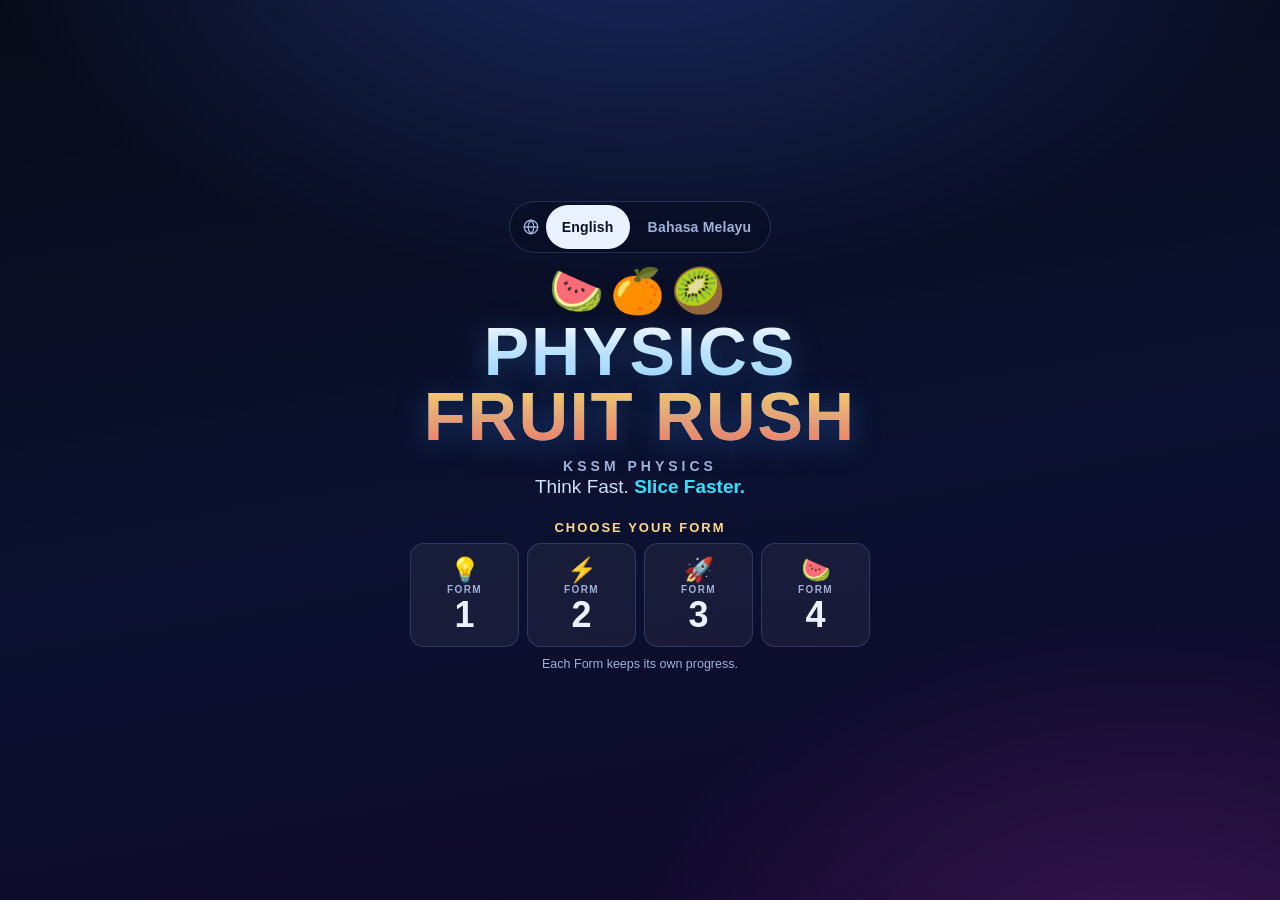
<file: index.html>
<!DOCTYPE html>
<!-- translate="no": the game ships its own Bahasa Melayu. A browser's
     machine translation would re-translate physics terms that are already
     correct - and "Air" (BM for water) would come back as "Udara". -->
<html lang="en" translate="no">
<head>
<meta charset="utf-8">
<meta name="viewport" content="width=device-width, initial-scale=1, maximum-scale=1, user-scalable=no, viewport-fit=cover">
<meta name="google" content="notranslate">
<meta name="description" content="Physics Fruit Rush - a fast arcade recall game for Malaysian KSSM Physics, Forms 1 to 4, in English and Bahasa Melayu.">
<meta name="theme-color" content="#0a1024">
<title>Physics Fruit Rush</title>
<link rel="stylesheet" href="style.css?v=7.0">
<link rel="icon" href="data:image/svg+xml,%3Csvg xmlns='http://www.w3.org/2000/svg' viewBox='0 0 100 100'%3E%3Ctext y='.9em' font-size='90'%3E%F0%9F%8D%89%3C/text%3E%3C/svg%3E">
</head>
<body>

<div id="app">

  <!-- ============================================================
       LANDING
       ============================================================ -->
  <section class="screen is-active" id="screen-menu">
    <div class="menu-wrap" id="menuWrap">

      <!-- Language. Top of the menu, visible without scrolling on any
           screen, and the first thing a student meets. Each option is
           written in its OWN language ("Bahasa Melayu", never "Malay"),
           so a student who cannot read the current one can still find
           theirs. The group label is deliberately bilingual and constant. -->
      <div class="lang-switch" role="group" aria-label="Language / Bahasa">
        <svg class="lang-icon" viewBox="0 0 24 24" aria-hidden="true" focusable="false">
          <circle cx="12" cy="12" r="9"></circle>
          <path d="M3 12h18M12 3c2.6 2.6 3.9 5.6 3.9 9s-1.3 6.4-3.9 9M12 3C9.4 5.6 8.1 8.6 8.1 12s1.3 6.4 3.9 9"></path>
        </svg>
        <button type="button" class="lang-opt is-on" data-lang="en" lang="en" aria-pressed="true">English</button>
        <button type="button" class="lang-opt" data-lang="ms" lang="ms" aria-pressed="false">Bahasa Melayu</button>
      </div>

      <div class="logo">
        <div class="logo-fruit" aria-hidden="true">
          <span>🍉</span><span>🍊</span><span>🥝</span>
        </div>
        <h1 class="title">PHYSICS<span>FRUIT RUSH</span></h1>
        <p class="subtitle" data-i18n="menu.subtitle">KSSM PHYSICS</p>
        <p class="tagline"><span data-i18n="menu.tag1">Think Fast.</span> <b data-i18n="menu.tag2">Slice Faster.</b></p>
      </div>

      <!-- v5: the Form picker - a world select, not a dropdown. Exactly one
           tile is lit; on a first visit none is, and the menu below stays
           hidden until the student chooses. Each Form keeps its own
           progress, so switching never mixes or loses anything. -->
      <div class="form-picker" id="formPicker" role="group" aria-labelledby="formPrompt">
        <p class="form-prompt" id="formPrompt" data-i18n="form.choose">Choose your Form</p>
        <div class="form-tiles">
          <button type="button" class="form-tile" data-form="1" aria-pressed="false"><span class="form-ico" aria-hidden="true">💡</span><small data-i18n="form.word">FORM</small><b>1</b></button>
          <button type="button" class="form-tile" data-form="2" aria-pressed="false"><span class="form-ico" aria-hidden="true">⚡</span><small data-i18n="form.word">FORM</small><b>2</b></button>
          <button type="button" class="form-tile" data-form="3" aria-pressed="false"><span class="form-ico" aria-hidden="true">🚀</span><small data-i18n="form.word">FORM</small><b>3</b></button>
          <button type="button" class="form-tile" data-form="4" aria-pressed="false"><span class="form-ico" aria-hidden="true">🍉</span><small data-i18n="form.word">FORM</small><b>4</b></button>
        </div>
        <p class="form-note" data-i18n="form.note">Each Form keeps its own progress.</p>
      </div>

      <div class="menu-buttons">
        <button class="btn btn-primary" data-go="quick">
          <b data-i18n="menu.quick">QUICK GAME</b><small data-i18n="menu.quick.sub">60 seconds · 5 lives · all topics</small>
          <span class="btn-speed" id="quickSpeed" hidden></span>
          <span class="btn-best" id="bestQuick" hidden></span>
        </button>
        <button class="btn" data-go="topic">
          <b data-i18n="menu.topic">TOPIC CHALLENGE</b><small data-i18n="menu.topic.sub">One topic, then a mastery report</small>
          <span class="btn-best" id="bestTopic" hidden></span>
        </button>
        <button class="btn" data-go="practice">
          <b data-i18n="menu.practice">PRACTICE</b><small data-i18n="menu.practice.sub">No pressure · explanations · retries</small>
        </button>
        <button class="btn btn-ghost" data-go="custom">
          <b data-i18n="menu.more">MORE MODES</b><small data-i18n="menu.more.sub">Time Rush · Survival · speed settings</small>
        </button>
        <button class="btn btn-ghost" data-go="help">
          <b data-i18n="menu.help">HOW TO PLAY</b><small data-i18n="menu.help.sub">Takes 15 seconds</small>
        </button>
      </div>

      <!-- Progress: three numbers, one bar and one next action. Deliberately
           not a statistics dashboard. -->
      <section class="progress-card" id="progressCard" aria-labelledby="progressHead">
        <h2 class="progress-head" id="progressHead" data-i18n="progress.head">YOUR PROGRESS</h2>

        <p class="progress-empty" id="progressEmpty" data-i18n="progress.empty">
          Play a few questions to start building your progress.
        </p>

        <div class="progress-body" id="progressBody" hidden>
          <div class="mastery">
            <div class="mastery-top">
              <span class="mastery-label" data-i18n="progress.mastery">Overall mastery</span>
              <span class="mastery-value" id="masteryValue">0%</span>
            </div>
            <div class="mastery-bar">
              <i id="masteryFill" style="transform:scaleX(0)"></i>
            </div>
          </div>

          <dl class="progress-grid">
            <div class="progress-item">
              <dt data-i18n="progress.answered">Answered</dt><dd id="progAnswered">0</dd>
            </div>
            <div class="progress-item">
              <dt data-i18n="progress.strongest">Strongest</dt><dd id="progStrong">&ndash;</dd>
            </div>
            <div class="progress-item">
              <dt data-i18n="progress.next">Practise next</dt><dd id="progWeak">&ndash;</dd>
            </div>
          </dl>

          <button class="btn btn-focus btn-wide" id="practiseWeakBtn" type="button" hidden>
            <b data-i18n="progress.practiseWeak">PRACTISE WEAK TOPICS</b><small id="practiseWeakSub"></small>
          </button>
        </div>

        <div class="menu-utils">
          <button class="link-btn" id="resetProgressBtn" type="button" data-i18n="progress.reset">Reset progress</button>
        </div>
      </section>

      <p class="menu-foot">
        <span id="bankCount">&nbsp;</span> &middot;
        <span data-i18n="menu.offline">Works offline</span> &middot;
        <span data-i18n="menu.nologin">No login needed</span>
      </p>
    </div>
  </section>

  <!-- ============================================================
       SETUP  (classroom launcher)
       ============================================================ -->
  <section class="screen" id="screen-setup">
    <div class="panel">
      <div class="panel-head">
        <button class="icon-btn" data-back="menu" aria-label="Back to menu" data-i18n-aria="nav.back">&#8592;</button>
        <h2 data-i18n="setup.head">Set Up The Round</h2>
        <span class="pill pill-form" id="setupForm" hidden></span>
      </div>

      <div class="setup-block">
        <h3 data-title-key="setup.mode"></h3>
        <div class="chips" id="modeChips"></div>
        <p class="hint" id="modeHint"></p>
      </div>

      <div class="setup-block" id="durationBlock">
        <h3 data-title-key="setup.clock"></h3>
        <div class="chips" id="durationChips"></div>
      </div>

      <div class="setup-block" id="speedBlock">
        <h3 data-title-key="setup.speed"></h3>
        <div class="chips" id="speedChips"></div>
        <p class="hint" id="speedHint"></p>
      </div>

      <div class="setup-block">
        <h3 data-title-key="setup.topic"></h3>
        <div class="chips chips-topics" id="topicChips"></div>
      </div>

      <!-- v5: MORE SETTINGS. Collapsed by default: a beginner chooses a mode,
           a speed and a topic and starts. Advanced players open this. -->
      <button type="button" class="more-toggle" id="moreToggle" aria-expanded="false" aria-controls="morePanel">
        <span data-i18n="setup.more">More settings</span><span class="more-chev" aria-hidden="true">▾</span>
      </button>
      <div class="more-panel" id="morePanel" hidden>
        <div class="setup-block more-block" id="customBlock">
          <h3 id="customSpeedLabel" data-title-key="custom.head"></h3>
          <p class="hint more-lead" data-i18n="custom.lead">Fine-tune how fast the fruit fly. Moving the slider selects Custom.</p>
          <div class="speed-row">
            <span class="speed-end" data-i18n="custom.slower">Slower</span>
            <input type="range" id="customSpeed" list="speedTicks" aria-labelledby="customSpeedLabel">
            <span class="speed-end" data-i18n="custom.faster">Faster</span>
          </div>
          <datalist id="speedTicks">
            <option value="75"></option><option value="100"></option><option value="140"></option><option value="150"></option>
          </datalist>
          <div class="speed-readout" aria-hidden="true"><span class="speed-tag" id="customSpeedName">Normal</span><b id="customSpeedValue">100%</b><span id="customSpeedThink"></span></div>
          <button type="button" class="link-btn" id="customSpeedReset" data-i18n="custom.reset">Back to Normal</button>
        </div>

        <div class="setup-block more-block" id="mixBlock">
          <h3 data-title-key="setup.mix"></h3>
          <div class="chips" id="mixChips"></div>
          <p class="hint" id="mixHint"></p>
        </div>
      </div>

      <div class="setup-actions">
        <span class="setup-summary" id="setupSummary"></span>
        <button class="btn btn-primary btn-wide" id="startBtn"><b data-i18n="setup.start">START GAME</b></button>
      </div>
    </div>
  </section>

  <!-- ============================================================
       HOW TO PLAY
       ============================================================ -->
  <section class="screen" id="screen-help">
    <div class="panel">
      <div class="panel-head">
        <button class="icon-btn" data-back="menu" aria-label="Back to menu" data-i18n-aria="nav.back">&#8592;</button>
        <h2 data-i18n="help.head">How To Play</h2>
      </div>

      <ol class="howto">
        <li><span class="step">1</span><div><b data-i18n="help.read">READ</b><p data-i18n="help.read.p">A short Physics question sits at the top of the screen.</p></div></li>
        <li><span class="step">2</span><div><b data-i18n="help.think">THINK</b><p data-i18n="help.think.p">Fruits fly up — each one carries a possible answer.</p></div></li>
        <li><span class="step">3</span><div><b data-i18n="help.slice">SLICE</b><p data-i18n="help.slice.p">Swipe straight through the correct fruit. A tap works too.</p></div></li>
        <li><span class="step">4</span><div><b data-i18n="help.streak">STREAK</b><p data-i18n="help.streak.p">Chain correct answers to build a multiplier up to ×2.</p></div></li>
      </ol>

      <div class="rules">
        <p><b class="ok" data-i18n="help.correct">✓ Correct</b> <span data-i18n="help.correct.p">Points, a speed bonus, and your streak grows.</span></p>
        <p><b class="bad" data-i18n="help.wrong">✗ Wrong</b> <span data-i18n="help.wrong.p">Lose 50 points and a life. The correct fruit is revealed.</span></p>
        <p><b class="warn" data-i18n="help.slow">⏳ Too slow</b> <span data-i18n="help.slow.p">Lose 25 points and your streak. Only Survival takes a life.</span></p>
        <p><b class="bomb" data-i18n="help.bomb">✖ Bomb</b> <span data-i18n="help.bomb.p">Dark bombs appear later in a round. Never slice them.</span></p>
      </div>

      <p class="hint centered"><span data-i18n="help.kbd">Keyboard:</span> <kbd>1</kbd> <kbd>2</kbd> <kbd>3</kbd> <kbd>4</kbd> <span data-i18n="help.kbd.slice">slice fruit left to right.</span> <kbd>Esc</kbd> <span data-i18n="help.kbd.pause">pauses.</span></p>

      <div class="setup-actions">
        <button class="btn btn-primary btn-wide" data-go="quick"><b data-i18n="help.start">READY? START</b></button>
      </div>
    </div>
  </section>

  <!-- ============================================================
       GAME
       ============================================================ -->
  <section class="screen screen-game" id="screen-game">

    <header class="hud">
      <div class="hud-cell">
        <span class="hud-label" data-i18n="hud.score">SCORE</span>
        <span class="hud-value" id="hudScore">0</span>
      </div>
      <div class="hud-cell hud-combo" id="hudComboCell">
        <span class="hud-label" data-i18n="hud.streak">STREAK</span>
        <span class="hud-value" id="hudCombo">&times;1.0</span>
      </div>
      <div class="hud-cell hud-lives" id="hudLivesCell">
        <span class="hud-label" data-i18n="hud.lives">LIVES</span>
        <span class="hud-value" id="hudLives">&hearts;&hearts;&hearts;</span>
      </div>
      <div class="hud-cell hud-clock">
        <span class="hud-label" id="hudClockLabel" data-i18n="hud.time">TIME</span>
        <span class="hud-value" id="hudClock">60</span>
      </div>
      <div class="hud-cell hud-stage" id="hudStageCell">
        <span class="hud-label" data-i18n="hud.stage">STAGE</span>
        <span class="hud-value" id="hudStage">1</span>
      </div>
      <div class="hud-tools">
        <button class="icon-btn" id="soundBtn" title="Sound on or off" aria-label="Sound on or off" data-i18n-title="hud.sound" data-i18n-aria="hud.sound" aria-pressed="true">&#128266;</button>
        <button class="icon-btn" id="pauseBtn" title="Pause" aria-label="Pause" data-i18n-title="hud.pause" data-i18n-aria="hud.pause">&#10073;&#10073;</button>
        <button class="icon-btn" id="quitBtn" title="End round" aria-label="End round" data-i18n-title="hud.end" data-i18n-aria="hud.end">&#10005;</button>
      </div>
    </header>

    <!-- The question card. Everything here exists to make the question the
         single loudest thing on screen and to tie it to the fruit below. -->
    <div class="qbar" id="qbar">
      <div class="qmeta">
        <span class="pill pill-form" id="qForm">&nbsp;</span>
        <span class="pill" id="qTopic">&nbsp;</span>
        <span class="pill pill-diff" id="qDiff">&nbsp;</span>
      </div>
      <h2 class="qtext" id="qText">&nbsp;</h2>
      <div class="qtimer"><i id="qTimerFill"></i></div>
      <div class="qcue" id="qCue"><span data-i18n="q.cue">Slice the correct answer</span></div>
    </div>

    <div class="stage-wrap">
      <canvas id="playfield"></canvas>

      <div class="overlay" id="feedback" hidden>
        <div class="fb-card" id="fbCard">
          <div class="fb-title" id="fbTitle">&nbsp;</div>
          <div class="fb-sub" id="fbSub"></div>
          <div class="fb-why" id="fbWhy"></div>
          <div class="fb-remember" id="fbRemember">
            <span class="fb-remember-tag" data-i18n="fb.remember">Remember</span><span id="fbExplain"></span>
          </div>
          <!-- Practice Mode: the answer in the language that is NOT on screen. -->
          <div class="fb-alt" id="fbAlt" hidden>
            <span class="fb-alt-tag" id="fbAltTag"></span><span class="fb-alt-text" id="fbAltText"></span>
          </div>
        </div>
      </div>

      <div class="overlay overlay-count" id="countdown" hidden>
        <div class="count-text" id="countText">3</div>
      </div>

      <div class="overlay overlay-pause" id="pauseOverlay" hidden>
        <div class="panel panel-small">
          <h2 data-i18n="pause.head">Paused</h2>
          <div class="setup-actions column">
            <button class="btn btn-primary btn-wide" id="resumeBtn"><b data-i18n="pause.resume">RESUME</b></button>
            <button class="btn btn-wide" id="endRoundBtn"><b data-i18n="pause.end">END ROUND</b></button>
          </div>
        </div>
      </div>

      <div class="banner" id="banner" hidden></div>
    </div>
  </section>

  <!-- ============================================================
       RESULTS
       ============================================================ -->
  <section class="screen" id="screen-results">
    <div class="panel">
      <span class="pill pill-form res-form" id="resForm"></span>
      <h2 class="results-head" id="resultsHead">&nbsp;</h2>
      <div class="stars" id="resStars" role="img"></div>
      <p class="results-msg" id="resultsMsg"></p>

      <div class="score-hero">
        <span class="score-label" data-i18n="res.score">SCORE</span>
        <span class="score-value" id="resScore">0</span>
        <span class="score-best" id="resBest"></span>
      </div>

      <div class="stat-grid">
        <div class="stat"><span id="resCorrect">0</span><small data-i18n="res.correct">Correct</small></div>
        <div class="stat"><span id="resAccuracy">0%</span><small data-i18n="res.accuracy">Accuracy</small></div>
        <div class="stat"><span id="resCombo">&times;0</span><small data-i18n="res.streak">Best streak</small></div>
        <div class="stat"><span id="resWrong">0</span><small data-i18n="res.wrong">Wrong</small></div>
        <div class="stat"><span id="resMissed">0</span><small data-i18n="res.slow">Too slow</small></div>
        <div class="stat"><span id="resReaction">0.0 s</span><small data-i18n="res.reaction">Avg reaction</small></div>
      </div>

      <!-- The answer to "what do I do now?", directly under the score. -->
      <section class="next-step" id="nextStep" hidden>
        <h3 data-i18n="res.nextHead">YOUR NEXT STEP</h3>
        <p class="next-step-line" id="nextStepLine"></p>
        <button class="btn btn-focus btn-wide" id="reviseBtn" type="button"><b></b></button>
      </section>

      <div class="review-grid">
        <div class="review review-good" id="strongBox" hidden>
          <h3 data-i18n="res.strong">⭐ Strong</h3>
          <ul id="strongList"></ul>
        </div>
        <div class="review review-weak" id="reviewBox" hidden>
          <h3 data-i18n="res.revise">📚 Revise</h3>
          <ul id="reviewList"></ul>
        </div>
      </div>

      <div class="setup-actions column">
        <button class="btn btn-primary btn-wide" id="againBtn"><b data-i18n="res.again">PLAY AGAIN</b></button>
        <button class="btn btn-wide" id="changeBtn"><b data-i18n="res.change">CHANGE TOPIC OR MODE</b></button>
        <button class="btn btn-ghost btn-wide" data-back="menu"><b data-i18n="res.menu">MAIN MENU</b></button>
      </div>
    </div>
  </section>

  <!-- One reusable confirmation dialog, shared by Reset Progress and End
       Round so destructive actions look and behave identically. -->
  <div class="modal" id="modal" hidden role="dialog" aria-modal="true"
       aria-labelledby="modalTitle" aria-describedby="modalBody">
    <div class="modal-card" id="modalCard">
      <h2 class="modal-title" id="modalTitle">&nbsp;</h2>
      <p class="modal-body" id="modalBody"></p>
      <div class="modal-actions">
        <button class="btn btn-wide" id="modalCancel" type="button"><b data-i18n="dlg.cancel">CANCEL</b></button>
        <button class="btn btn-wide btn-danger" id="modalConfirm" type="button"><b data-i18n="dlg.confirm">CONFIRM</b></button>
      </div>
    </div>
  </div>

  <div class="snack" id="snack" hidden role="status" aria-live="polite">
    <b id="snackTitle"></b><span id="snackBody"></span>
  </div>

  <!-- Screen-reader-only announcements (e.g. "Bahasa Melayu dipilih"). -->
  <div class="sr-only" id="srAnnounce" aria-live="polite"></div>

</div>

<!-- Order matters: storage before i18n (the saved language), i18n before
     the dictionaries, the syllabus and bank before the questions, each
     Form's English before its translations, and all content before the
     game modules. Classic scripts, no modules and no fetch, so
     double-clicking index.html still works. -->
<script src="js/config.js?v=7.0" charset="utf-8"></script>
<script src="js/storage.js?v=7.0" charset="utf-8"></script>
<script src="js/i18n.js?v=7.0" charset="utf-8"></script>
<script src="lang/en.js?v=7.0" charset="utf-8"></script>
<script src="lang/ms.js?v=7.0" charset="utf-8"></script>
<script src="data/syllabus.js?v=7.0" charset="utf-8"></script>
<script src="data/question-bank.js?v=7.0" charset="utf-8"></script>
<script src="data/form1/questions-1.js?v=7.0" charset="utf-8"></script>
<script src="data/form1/questions-2.js?v=7.0" charset="utf-8"></script>
<script src="data/form1/ms-1.js?v=7.0" charset="utf-8"></script>
<script src="data/form1/ms-2.js?v=7.0" charset="utf-8"></script>
<script src="data/form2/questions-1.js?v=7.0" charset="utf-8"></script>
<script src="data/form2/questions-2.js?v=7.0" charset="utf-8"></script>
<script src="data/form2/ms-1.js?v=7.0" charset="utf-8"></script>
<script src="data/form2/ms-2.js?v=7.0" charset="utf-8"></script>
<script src="data/form3/questions-1.js?v=7.0" charset="utf-8"></script>
<script src="data/form3/questions-2.js?v=7.0" charset="utf-8"></script>
<script src="data/form3/ms-1.js?v=7.0" charset="utf-8"></script>
<script src="data/form3/ms-2.js?v=7.0" charset="utf-8"></script>
<script src="data/questions-mechanics.js?v=7.0" charset="utf-8"></script>
<script src="data/questions-heat-waves.js?v=7.0" charset="utf-8"></script>
<script src="data/questions-light.js?v=7.0" charset="utf-8"></script>
<script src="data/questions-assessment.js?v=7.0" charset="utf-8"></script>
<script src="data/ms/mechanics-1.ms.js?v=7.0" charset="utf-8"></script>
<script src="data/ms/mechanics-2.ms.js?v=7.0" charset="utf-8"></script>
<script src="data/ms/heat.ms.js?v=7.0" charset="utf-8"></script>
<script src="data/ms/waves.ms.js?v=7.0" charset="utf-8"></script>
<script src="data/ms/light.ms.js?v=7.0" charset="utf-8"></script>
<script src="data/ms/optics.ms.js?v=7.0" charset="utf-8"></script>
<script src="data/ms/assessment.ms.js?v=7.0" charset="utf-8"></script>
<script src="js/audio.js?v=7.0" charset="utf-8"></script>
<script src="js/fruits.js?v=7.0" charset="utf-8"></script>
<script src="js/effects.js?v=7.0" charset="utf-8"></script>
<script src="js/engine.js?v=7.0" charset="utf-8"></script>
<script src="js/learner.js?v=7.0" charset="utf-8"></script>
<script src="js/game.js?v=7.0" charset="utf-8"></script>
<script src="js/ui.js?v=7.0" charset="utf-8"></script>
<script src="js/main.js?v=7.0" charset="utf-8"></script>
</body>
</html>
</file>
<file: style.css>
/* =====================================================================
   PHYSICS FRUIT RUSH v4  --  STYLES
   Dark arcade look. The question is always the loudest thing on screen;
   decoration never competes with it.
   ===================================================================== */

:root {
  --bg:        #070b18;
  --panel:     rgba(16, 24, 52, 0.92);
  --panel-2:   rgba(28, 40, 78, 0.75);
  --line:      rgba(140, 180, 255, 0.20);
  --text:      #eaf1ff;
  --muted:     #9fb0d8;
  --accent:    #35e0ff;
  --accent-2:  #7c5cff;
  --good:      #56f39a;
  --bad:       #ff6b7d;
  --warn:      #ffc247;
  --font:      "Segoe UI", -apple-system, BlinkMacSystemFont, Roboto, "Helvetica Neue", Arial, sans-serif;
}

* { box-sizing: border-box; }

html, body {
  margin: 0; padding: 0; height: 100%;
  overflow: hidden;
  background: var(--bg);
  color: var(--text);
  font-family: var(--font);
  -webkit-text-size-adjust: 100%;
  -webkit-tap-highlight-color: transparent;
}

#app { position: relative; width: 100%; height: 100%; }

/* ---------------------------------------------------------------
   Screens
   --------------------------------------------------------------- */
.screen {
  position: absolute; top: 0; right: 0; bottom: 0; left: 0;   /* v5: not inset - Safari before 14.1 */
  display: none;
  /* v4: flex-start + auto margins on the child (below), not
     justify-content:center. Centring a column taller than the screen
     pushes its top ABOVE the scrollable area, where no amount of
     scrolling reaches it - on a 720 px laptop that hid the language
     switch and the logo. Auto margins centre when there is room and fall
     back to the top when there is not. */
  flex-direction: column; align-items: center; justify-content: flex-start;
  padding: 16px;
  overflow-y: auto; overscroll-behavior: contain;
  scrollbar-width: thin; scrollbar-color: rgba(159, 176, 216, .35) transparent;   /* v5 */
  background:
    radial-gradient(1100px 620px at 50% -10%, #1a2a63 0%, transparent 60%),
    radial-gradient(900px 620px at 90% 110%, #3a1552 0%, transparent 60%),
    linear-gradient(170deg, #070b18, #0b1130 55%, #10082a);
}
.screen.is-active { display: flex; }
.screen:not(.screen-game) > * { margin-top: auto; margin-bottom: auto; }
.screen-game { padding: 0; justify-content: flex-start; overflow: hidden; }

/* ---------------------------------------------------------------
   Landing
   --------------------------------------------------------------- */
.menu-wrap { width: 100%; max-width: 620px; text-align: center; padding: 18px 0 28px; }

.logo-fruit { font-size: 44px; letter-spacing: 6px; line-height: 1; margin-bottom: 6px; }
.logo-fruit span { display: inline-block; animation: bob 2.6s ease-in-out infinite; }
.logo-fruit span:nth-child(2) { animation-delay: .35s; }
.logo-fruit span:nth-child(3) { animation-delay: .7s; }
@keyframes bob { 0%,100% { transform: translateY(0) rotate(-4deg);} 50% { transform: translateY(-12px) rotate(5deg);} }

.title {
  margin: 0;
  font-size: clamp(34px, 8.5vw, 68px);
  font-weight: 900; letter-spacing: 2px; line-height: .95;
  background: linear-gradient(180deg, #ffffff, #8fd7ff 60%, #6aa2ff);
  -webkit-background-clip: text; background-clip: text; color: transparent;
  text-shadow: 0 6px 30px rgba(70, 150, 255, .35);
}
.title span {
  display: block; color: transparent;
  background: linear-gradient(180deg, #ffd76a, #ff7a59);
  -webkit-background-clip: text; background-clip: text;
}
.subtitle { margin: 10px 0 2px; font-size: clamp(11px, 2.6vw, 14px); letter-spacing: 4px; color: var(--muted); font-weight: 700; }
.tagline { margin: 0 0 22px; color: #cfe0ff; font-size: clamp(15px, 3.4vw, 19px); }
.tagline b { color: var(--accent); }

.menu-buttons { display: flex; flex-direction: column; gap: 10px; }
.menu-foot { margin-top: 18px; color: var(--muted); font-size: 12px; }
.menu-progress { margin-top: 4px; color: #7f93bd; font-style: italic; }

/* ---------------------------------------------------------------
   Buttons
   --------------------------------------------------------------- */
.btn {
  appearance: none;
  border: 1px solid var(--line);
  background: var(--panel-2);
  color: var(--text);
  border-radius: 14px;
  padding: 13px 18px;
  font-family: var(--font); font-size: 15px;
  cursor: pointer; text-align: left;
  display: flex; flex-direction: column; gap: 2px;
  transition: transform .12s ease, background .15s ease, border-color .15s ease;
  min-height: 52px;
}
.btn b { font-size: 17px; font-weight: 800; letter-spacing: .6px; }
.btn small { color: var(--muted); font-size: 12.5px; font-weight: 500; }
.btn:hover { transform: translateY(-2px); border-color: rgba(140,190,255,.5); background: rgba(40,58,110,.8); }
.btn:active { transform: translateY(0) scale(.99); }

.btn-primary {
  background: linear-gradient(135deg, #2bd6ff, #6b5bff);
  border-color: transparent; color: #06101f;
  box-shadow: 0 10px 28px rgba(60, 140, 255, .32);
}
.btn-primary b { color: #05101d; }
.btn-primary small { color: rgba(6, 18, 34, .72); }
.btn-primary:hover { background: linear-gradient(135deg, #4ce0ff, #8171ff); }

.btn-ghost { background: rgba(255,255,255,.04); }
.btn-wide { align-items: center; text-align: center; }

.icon-btn {
  appearance: none;
  border: 1px solid var(--line);
  background: rgba(255,255,255,.06);
  color: var(--text);
  width: 38px; height: 38px; border-radius: 10px;
  font-size: 15px; cursor: pointer;
  display: inline-flex; align-items: center; justify-content: center;
  flex: 0 0 auto;
}
.icon-btn:hover { background: rgba(255,255,255,.14); }
.icon-btn.is-off { opacity: .45; }

/* ---------------------------------------------------------------
   Panels
   --------------------------------------------------------------- */
.panel {
  width: 100%; max-width: 700px;
  background: var(--panel);
  border: 1px solid var(--line);
  border-radius: 20px;
  padding: 22px;
  box-shadow: 0 24px 70px rgba(0,0,0,.5);
  max-height: 100%; overflow-y: auto;
  /* v5: More settings can make this panel scroll on a 720 px laptop;
     a thin themed bar instead of the browser's bright default one. */
  scrollbar-width: thin; scrollbar-color: rgba(159, 176, 216, .35) transparent;
}
.panel-small { max-width: 340px; }
.panel-head { display: flex; align-items: center; gap: 12px; margin-bottom: 16px; }
.panel h2 { margin: 0; font-size: clamp(20px, 4.5vw, 26px); letter-spacing: .5px; }
.panel h3 { margin: 0 0 8px; font-size: 13px; letter-spacing: 2px; color: var(--muted); text-transform: uppercase; }

.setup-block { margin-bottom: 18px; }
.setup-block[hidden] { display: none; }

.chips { display: flex; flex-wrap: wrap; gap: 8px; }
.chip {
  appearance: none;
  border: 1px solid var(--line);
  background: rgba(255,255,255,.05);
  color: var(--text);
  border-radius: 999px;
  padding: 9px 15px;
  font-size: 14px; font-family: var(--font); font-weight: 600;
  cursor: pointer;
  transition: background .14s ease, border-color .14s ease;
}
.chip:hover { background: rgba(255,255,255,.12); }
.chip.is-on {
  background: linear-gradient(135deg, #2bd6ff, #6b5bff);
  border-color: transparent; color: #06101f; font-weight: 800;
}
.chips-topics .chip { font-size: 13px; padding: 8px 13px; }

.hint { margin: 8px 0 0; color: var(--muted); font-size: 13px; min-height: 18px; }
.hint.centered { text-align: center; }

.setup-actions { display: flex; flex-direction: column; align-items: stretch; gap: 10px; margin-top: 22px; }
.setup-actions .btn-wide { width: 100%; }
.setup-summary { color: var(--muted); font-size: 13px; text-align: center; }

kbd {
  background: rgba(255,255,255,.12);
  border: 1px solid var(--line);
  border-radius: 5px; padding: 1px 6px;
  font-family: inherit; font-size: 12px;
}

/* How to play */
.howto { list-style: none; margin: 0 0 18px; padding: 0; display: flex; flex-direction: column; gap: 12px; }
.howto li { display: flex; gap: 14px; align-items: flex-start; }
.howto .step {
  flex: 0 0 34px; height: 34px; border-radius: 10px;
  background: linear-gradient(135deg, #2bd6ff, #6b5bff);
  color: #06101f; font-weight: 900;
  display: flex; align-items: center; justify-content: center;
}
.howto b { display: block; letter-spacing: 1.5px; font-size: 14px; }
.howto p { margin: 2px 0 0; color: var(--muted); font-size: 14px; }

.rules { border-top: 1px solid var(--line); padding-top: 14px; }
.rules p { margin: 0 0 8px; font-size: 14px; color: var(--muted); }
.rules b { display: inline-block; min-width: 108px; }
.rules .ok { color: var(--good); }
.rules .bad { color: var(--bad); }
.rules .warn { color: var(--warn); }
.rules .bomb { color: #ff9a8a; }

/* ---------------------------------------------------------------
   Game HUD
   --------------------------------------------------------------- */
.hud {
  flex: 0 0 auto; width: 100%;
  display: flex; align-items: center; gap: 10px;
  padding: 8px 12px;
  background: rgba(6, 10, 24, .82);
  border-bottom: 1px solid var(--line);
}
.hud-cell { display: flex; flex-direction: column; line-height: 1.05; min-width: 52px; }
.hud-label { font-size: 9.5px; letter-spacing: 1.8px; color: var(--muted); font-weight: 700; }
.hud-value { font-size: clamp(16px, 3.4vw, 22px); font-weight: 900; font-variant-numeric: tabular-nums; }
.hud-combo .hud-value { color: var(--accent); transition: color .2s ease; }
.hud-lives .hud-value { color: var(--bad); letter-spacing: 1px; }
.hud-clock.is-low .hud-value { color: var(--warn); animation: pulse .6s ease-in-out infinite; }
.hud-stage .hud-value { color: var(--warn); }
.hud-tools { margin-left: auto; display: flex; gap: 6px; }
@keyframes pulse { 0%,100% { opacity: 1; } 50% { opacity: .45; } }

/* Streak tiers escalate the HUD colour to match the fruit aura. */
.hud-combo.tier-0 .hud-value { color: #7dd3fc; }
.hud-combo.tier-1 .hud-value { color: #ffd166; text-shadow: 0 0 12px rgba(255,209,102,.55); }
.hud-combo.tier-2 .hud-value { color: #ff9f45; text-shadow: 0 0 16px rgba(255,159,69,.65); }
.hud-combo.tier-3 .hud-value { color: #ff6b9d; text-shadow: 0 0 20px rgba(255,107,157,.75); }

/* ---------------------------------------------------------------
   Question card
   The single most important element on the screen. It sits on its own
   raised surface so the eye lands there first, and it carries a cue line
   that ties it to the fruit below.
   --------------------------------------------------------------- */
.qbar {
  flex: 0 0 auto; width: 100%;
  padding: 10px 16px 0;
  background: linear-gradient(180deg, rgba(12,19,44,.98), rgba(10,16,38,.72));
  border-bottom: 1px solid rgba(140,180,255,.12);
  text-align: center;
  position: relative;
}
.qbar.q-in { animation: qIn .28s cubic-bezier(.2,1,.3,1); }
@keyframes qIn { from { opacity: 0; transform: translateY(-8px); } to { opacity: 1; transform: none; } }

.qmeta { display: flex; gap: 6px; justify-content: center; margin-bottom: 6px; }
.pill {
  font-size: 10.5px; letter-spacing: 1.4px; text-transform: uppercase; font-weight: 800;
  padding: 3px 10px; border-radius: 999px;
  background: rgba(255,255,255,.07); color: var(--muted);
  border: 1px solid var(--line);
}
.pill-diff.easy   { color: #06101f; background: #56f39a; border-color: transparent; }
.pill-diff.medium { color: #06101f; background: #ffc247; border-color: transparent; }
.pill-diff.hard   { color: #fff;    background: #ff5f7a; border-color: transparent; }

.qtext {
  margin: 0 auto;
  max-width: 1100px;
  font-size: clamp(20px, 4.6vw, 42px);
  font-weight: 800; line-height: 1.16; letter-spacing: .2px;
  text-shadow: 0 3px 20px rgba(0,0,0,.75);
  min-height: 1.2em;
}

.qtimer {
  margin: 10px auto 0; max-width: 1100px;
  height: 8px; border-radius: 999px;
  background: rgba(255,255,255,.10); overflow: hidden;
}
.qtimer i {
  display: block; height: 100%; width: 100%;
  border-radius: 999px;
  background: linear-gradient(90deg, #56f39a, #35e0ff);
  transform-origin: left center;
  transition: background .2s linear;
}
.qtimer i.is-low { background: linear-gradient(90deg, #ffc247, #ff5f7a); }

/* The cue that makes the question -> fruit relationship explicit without
   adding another box to read. */
.qcue {
  display: flex; align-items: center; justify-content: center; gap: 8px;
  padding: 5px 0 6px;
  font-size: 11px; letter-spacing: 2.2px; text-transform: uppercase;
  color: rgba(159,176,216,.72); font-weight: 700;
}
.qcue::before, .qcue::after {
  content: ''; width: 26px; height: 1px;
  background: linear-gradient(90deg, transparent, rgba(159,176,216,.5));
}
.qcue::after { background: linear-gradient(270deg, transparent, rgba(159,176,216,.5)); }
.qbar.is-urgent .qcue { color: var(--warn); }

/* Playfield */
.stage-wrap { position: relative; flex: 1 1 auto; width: 100%; min-height: 0; }
#playfield { display: block; width: 100%; height: 100%; touch-action: none; cursor: crosshair; }

/* ---------------------------------------------------------------
   Overlays
   --------------------------------------------------------------- */
.overlay {
  position: absolute; top: 0; right: 0; bottom: 0; left: 0;
  display: flex; align-items: center; justify-content: center;
  pointer-events: none; padding: 16px;
}
.overlay[hidden] { display: none; }
.overlay-pause { pointer-events: auto; background: rgba(4,8,20,.78); -webkit-backdrop-filter: blur(3px); backdrop-filter: blur(3px); }

.fb-card {
  text-align: center;
  padding: 14px 26px;
  border-radius: 18px;
  background: rgba(6, 10, 22, .88);
  border: 2px solid var(--line);
  box-shadow: 0 18px 50px rgba(0,0,0,.55);
  animation: pop .22s cubic-bezier(.2,1.4,.4,1);
  max-width: 92%;
}
@keyframes pop { from { transform: scale(.75); opacity: 0; } to { transform: scale(1); opacity: 1; } }
.fb-title { font-size: clamp(24px, 6vw, 44px); font-weight: 900; letter-spacing: 2px; line-height: 1; }
.fb-sub { margin-top: 6px; font-size: clamp(14px, 3.2vw, 21px); font-weight: 700; color: #fff; }
.fb-why {
  margin-top: 7px; font-size: clamp(12px, 2.5vw, 15px);
  color: #ffd7a8; font-weight: 600; font-style: italic;
}
.fb-explain { margin-top: 6px; font-size: clamp(12px, 2.6vw, 16px); color: var(--muted); }
.fb-why:empty, .fb-explain:empty { display: none; }

.fb-card.correct { border-color: var(--good); }
.fb-card.correct .fb-title { color: var(--good); text-shadow: 0 0 26px rgba(86,243,154,.55); }
.fb-card.wrong { border-color: var(--bad); }
.fb-card.wrong .fb-title { color: var(--bad); text-shadow: 0 0 26px rgba(255,107,125,.5); }
.fb-card.miss { border-color: var(--warn); }
.fb-card.miss .fb-title { color: var(--warn); text-shadow: 0 0 26px rgba(255,194,71,.5); }

.count-text {
  font-size: clamp(60px, 16vw, 150px);
  font-weight: 900; letter-spacing: 4px; color: #fff;
  text-shadow: 0 0 60px rgba(80,180,255,.8);
  animation: pop .3s cubic-bezier(.2,1.4,.4,1);
}

/* Streak / bomb call-out. Sits low so it never covers a fruit label. */
.banner {
  position: absolute; left: 50%; bottom: 16px;
  transform: translateX(-50%);
  background: rgba(6,10,22,.9);
  border: 2px solid rgba(255,255,255,.4);
  padding: 7px 20px; border-radius: 999px;
  font-weight: 900; letter-spacing: 2px; font-size: clamp(13px, 2.6vw, 17px);
  pointer-events: none; white-space: nowrap;
}
.banner[hidden] { display: none; }
.banner.pop { animation: bannerPop .32s cubic-bezier(.2,1.5,.4,1); }
@keyframes bannerPop {
  from { transform: translateX(-50%) scale(.6); opacity: 0; }
  to   { transform: translateX(-50%) scale(1); opacity: 1; }
}

/* ---------------------------------------------------------------
   Results
   --------------------------------------------------------------- */
.results-head {
  text-align: center; font-size: clamp(22px, 5.5vw, 34px);
  font-weight: 900; letter-spacing: 1.5px; margin: 0 0 4px;
}
.stars { text-align: center; font-size: clamp(26px, 6vw, 38px); line-height: 1; margin-bottom: 6px; }
.star { color: rgba(255,255,255,.16); margin: 0 3px; display: inline-block; }
.star.on { color: #ffd166; text-shadow: 0 0 18px rgba(255,209,102,.7); animation: starPop .45s cubic-bezier(.2,1.6,.4,1) both; }
@keyframes starPop { from { transform: scale(0) rotate(-40deg); } to { transform: scale(1) rotate(0); } }

.results-msg { text-align: center; color: #cfe0ff; margin: 0 0 16px; font-size: clamp(14px, 3.2vw, 18px); }

.score-hero {
  text-align: center; padding: 14px; border-radius: 16px;
  background: linear-gradient(135deg, rgba(43,214,255,.16), rgba(107,91,255,.16));
  border: 1px solid var(--line);
  margin-bottom: 14px;
}
.score-label { display: block; font-size: 11px; letter-spacing: 3px; color: var(--muted); font-weight: 700; }
.score-value { display: block; font-size: clamp(38px, 10vw, 60px); font-weight: 900; line-height: 1.05; font-variant-numeric: tabular-nums; }
.score-best { display: block; font-size: 13px; color: var(--muted); margin-top: 2px; }
.score-best.is-new { color: var(--warn); font-weight: 800; }

.stat-grid { display: grid; grid-template-columns: repeat(3, 1fr); gap: 8px; margin-bottom: 14px; }
.stat {
  background: rgba(255,255,255,.05);
  border: 1px solid var(--line);
  border-radius: 12px; padding: 10px 8px; text-align: center;
}
.stat span { display: block; font-size: clamp(18px, 4.4vw, 24px); font-weight: 900; font-variant-numeric: tabular-nums; }
.stat small { display: block; color: var(--muted); font-size: 11px; margin-top: 2px; }

/* Strong / Revise sit side by side so the student sees both at once:
   what they have got, and what to work on next. */
.review-grid { display: flex; flex-wrap: wrap; gap: 10px; margin-bottom: 4px; }
/* Flex, not grid, so that when one box is hidden the other fills the row
   on its own. A grid + :only-child cannot do this: both boxes are always
   present in the DOM and only carry [hidden], so :only-child never matches. */
.review { flex: 1 1 220px; min-width: 0; }
.review {
  border: 1px solid var(--line);
  border-radius: 12px; padding: 10px 12px;
  background: rgba(255,255,255,.04);
}
.review[hidden] { display: none; }
.review h3 { margin: 0 0 6px; font-size: 12px; letter-spacing: 1.5px; }
.review ul { margin: 0; padding-left: 16px; font-size: 13.5px; color: #dbe6ff; }
.review li { margin-bottom: 3px; }
.review-good { border-color: rgba(86,243,154,.35); background: rgba(86,243,154,.07); }
.review-good h3 { color: var(--good); }
.review-weak { border-color: rgba(255,194,71,.35); background: rgba(255,194,71,.07); }
.review-weak h3 { color: var(--warn); }
/* When only one of the two boxes is present it takes the full width. */

/* ---------------------------------------------------------------
   Short screens: keep PLAY AGAIN reachable without scrolling
   --------------------------------------------------------------- */
@media (max-height: 820px) {
  .results-head { font-size: clamp(20px, 4.5vw, 26px); }
  .stars { font-size: clamp(22px, 5vw, 30px); }
  .results-msg { margin-bottom: 10px; }
  .score-hero { padding: 9px; margin-bottom: 10px; }
  .score-value { font-size: clamp(32px, 8vw, 44px); }
  .stat { padding: 6px; }
  .stat span { font-size: clamp(16px, 3.6vw, 20px); }
  .stat-grid { gap: 6px; margin-bottom: 10px; }
  .setup-actions { margin-top: 12px; gap: 8px; }
  .panel { padding: 16px; }
}

/* ---------------------------------------------------------------
   Responsive
   --------------------------------------------------------------- */
@media (max-width: 560px) {
  .hud { gap: 7px; padding: 6px 8px; }
  .hud-cell { min-width: 40px; }
  .icon-btn { width: 32px; height: 32px; font-size: 13px; }
  .qbar { padding: 7px 10px 0; }
  .qcue { font-size: 10px; letter-spacing: 1.6px; }
  .panel { padding: 16px; border-radius: 16px; }
  .stat-grid { grid-template-columns: repeat(3, 1fr); }
  .review { flex-basis: 100%; }
  .rules b { min-width: 96px; }
}

@media (max-width: 420px) {
  .hud-stage { display: none; }
  .qcue { display: none; }         /* the fruit are obvious on a phone */
}

/* Big classroom displays */
@media (min-width: 1500px) {
  .qtext { font-size: 48px; }
  .hud-value { font-size: 26px; }
  .hud-label { font-size: 11px; }
  .qcue { font-size: 13px; }
}

@media (prefers-reduced-motion: reduce) {
  .logo-fruit span { animation: none; }
  .fb-card, .count-text, .qbar.q-in, .banner.pop, .star.on { animation: none; }
  .hud-clock.is-low .hud-value { animation: none; }
}

/* =====================================================================
   v3 ADDITIONS
   ===================================================================== */

/* --- a visible focus ring on everything interactive ---------------- */
.btn:focus-visible,
.chip:focus-visible,
.icon-btn:focus-visible,
.link-btn:focus-visible {
  outline: 3px solid var(--accent);
  outline-offset: 3px;
}

/* --- personal best on a mode button -------------------------------- */
.btn-best {
  position: absolute; top: 10px; right: 14px;
  font-size: 11.5px; font-weight: 800; letter-spacing: .6px;
  color: #ffd166;
  background: rgba(255, 209, 102, .12);
  border: 1px solid rgba(255, 209, 102, .32);
  border-radius: 999px; padding: 2px 9px;
  font-variant-numeric: tabular-nums;
}
.btn-best[hidden] { display: none; }
.menu-buttons .btn { position: relative; }
.btn-primary .btn-best {
  color: #3a2a00; background: rgba(255, 255, 255, .55); border-color: transparent;
}

/* .btn-wide only received its width from a .setup-actions rule, so the same
   class shrink-fitted anywhere else (a <button> is shrink-to-fit even as a
   block-level flex container). Make the class itself carry the width. */
.btn-wide { width: 100%; }

/* --- the "focus / do this next" button ----------------------------- */
.btn-focus {
  background: linear-gradient(135deg, rgba(255, 194, 71, .22), rgba(255, 122, 89, .22));
  border-color: rgba(255, 194, 71, .55);
}
.btn-focus:hover { background: linear-gradient(135deg, rgba(255,194,71,.34), rgba(255,122,89,.34)); }
.btn-focus b { color: #ffd166; }
.btn-focus[hidden] { display: none; }

/* --- YOUR PROGRESS -------------------------------------------------- */
.progress-card {
  margin-top: 18px; padding: 14px 16px 10px;
  background: rgba(10, 16, 38, .55);
  border: 1px solid var(--line);
  border-radius: 16px;
  text-align: left;
}
.progress-head {
  margin: 0 0 10px; font-size: 11px; letter-spacing: 2.4px;
  color: var(--muted); font-weight: 800; text-transform: uppercase;
}
.progress-empty { margin: 0; color: var(--muted); font-size: 13.5px; line-height: 1.5; }
.progress-empty[hidden], .progress-body[hidden] { display: none; }

.mastery { margin-bottom: 12px; }
.mastery-top { display: flex; justify-content: space-between; align-items: baseline; margin-bottom: 6px; }
.mastery-label { font-size: 13px; color: var(--muted); }
.mastery-value { font-size: 22px; font-weight: 900; font-variant-numeric: tabular-nums; }
.mastery-bar { height: 9px; border-radius: 999px; background: rgba(255,255,255,.10); overflow: hidden; }
.mastery-bar i {
  display: block; height: 100%; width: 100%;
  border-radius: 999px; transform-origin: left center;
  transition: transform .5s cubic-bezier(.2,.9,.3,1);
  background: linear-gradient(90deg, #56f39a, #35e0ff);
}
.mastery-bar i.is-mid { background: linear-gradient(90deg, #ffc247, #ffd166); }
.mastery-bar i.is-low { background: linear-gradient(90deg, #ff8a5c, #ff6b7d); }

.progress-grid {
  display: grid; grid-template-columns: repeat(3, 1fr);
  gap: 8px; margin: 0 0 12px;
}
.progress-item {
  background: rgba(255,255,255,.045);
  border: 1px solid var(--line);
  border-radius: 10px; padding: 8px 9px; min-width: 0;
}
.progress-item dt {
  font-size: 10.5px; letter-spacing: 1.2px; text-transform: uppercase;
  color: var(--muted); font-weight: 700; margin-bottom: 3px;
}
.progress-item dd {
  margin: 0; font-size: 14px; font-weight: 800; line-height: 1.25;
  overflow-wrap: anywhere;
}

/* --- the quiet utility row ------------------------------------------ */
.menu-utils { margin-top: 10px; text-align: center; }
.link-btn {
  appearance: none; background: none; border: 0;
  color: var(--muted); font-family: var(--font);
  font-size: 13.5px; cursor: pointer;
  /* 44 px minimum touch target - this is used on classroom touchscreens,
     where a 37 px link is genuinely hard to hit. */
  min-height: 44px; padding: 12px 18px; border-radius: 10px;
  text-decoration: underline; text-underline-offset: 3px;
}
.link-btn:hover { color: var(--bad); background: rgba(255,107,125,.08); }

/* --- confirmation dialog -------------------------------------------- */
.modal {
  position: fixed; top: 0; right: 0; bottom: 0; left: 0; z-index: 60;
  display: flex; align-items: center; justify-content: center;
  padding: 20px;
  padding: max(20px, env(safe-area-inset-top)) max(20px, env(safe-area-inset-right))
           max(20px, env(safe-area-inset-bottom)) max(20px, env(safe-area-inset-left));
  background: rgba(4, 8, 20, .74);
  -webkit-backdrop-filter: blur(4px); backdrop-filter: blur(4px);
  animation: modalIn .16s ease-out;
}
.modal[hidden] { display: none; }
@keyframes modalIn { from { opacity: 0; } to { opacity: 1; } }

.modal-card {
  width: 100%; max-width: 460px;
  background: var(--panel);
  border: 1px solid var(--line);
  border-radius: 18px; padding: 24px;
  box-shadow: 0 26px 80px rgba(0,0,0,.62);
  animation: pop .2s cubic-bezier(.2,1.3,.4,1);
}
.modal-title { margin: 0 0 8px; font-size: clamp(19px, 4vw, 24px); font-weight: 900; letter-spacing: .4px; }
.modal-body { margin: 0 0 20px; color: var(--muted); font-size: 15px; line-height: 1.5; }
.modal-actions { display: flex; flex-direction: column; gap: 10px; }
.modal-actions .btn { min-height: 52px; justify-content: center; }

/* The destructive choice is distinguishable by colour AND by border and
   label, never by colour alone. */
.btn-danger {
  background: rgba(255, 107, 125, .16);
  border-color: rgba(255, 107, 125, .65);
}
.btn-danger b { color: #ff8f9c; }
.btn-danger:hover { background: rgba(255, 107, 125, .28); border-color: var(--bad); }

/* --- snackbar -------------------------------------------------------- */
.snack {
  position: fixed; left: 50%; bottom: 26px; z-index: 70;
  bottom: calc(26px + env(safe-area-inset-bottom));        /* v5: above the iPhone home bar */
  transform: translateX(-50%);
  background: rgba(8, 26, 18, .96);
  border: 1px solid rgba(86, 243, 154, .5);
  border-radius: 14px; padding: 12px 20px;
  display: flex; flex-direction: column; gap: 2px;
  max-width: 90vw; pointer-events: none;
  box-shadow: 0 14px 40px rgba(0,0,0,.5);
}
.snack[hidden] { display: none; }
.snack b { color: var(--good); font-size: 14px; letter-spacing: 1.2px; }
.snack span { color: var(--muted); font-size: 13px; }
.snack.in { animation: snackIn .3s cubic-bezier(.2,1.3,.4,1); }
@keyframes snackIn {
  from { transform: translateX(-50%) translateY(14px); opacity: 0; }
  to   { transform: translateX(-50%) translateY(0); opacity: 1; }
}

/* --- misconception feedback ------------------------------------------ */
.fb-why {
  margin-top: 8px;
  font-size: clamp(12.5px, 2.6vw, 16px);
  color: #ffd7a8; font-weight: 700; line-height: 1.4;
}
.fb-why[hidden] { display: none; }

.fb-remember {
  margin-top: 9px; padding-top: 9px;
  border-top: 1px solid rgba(255,255,255,.12);
  display: flex; align-items: baseline; gap: 8px;
  justify-content: center; flex-wrap: wrap;
  font-size: clamp(12px, 2.5vw, 15px);
  color: var(--muted); line-height: 1.4;
}
.fb-remember[hidden] { display: none; }
.fb-remember-tag {
  flex: 0 0 auto;
  font-size: 10px; letter-spacing: 1.4px; text-transform: uppercase;
  font-weight: 800; color: #9ad9ff;
  background: rgba(53, 224, 255, .12);
  border: 1px solid rgba(53, 224, 255, .3);
  border-radius: 999px; padding: 2px 8px;
}

/* --- results: your next step ----------------------------------------- */
.next-step {
  margin-bottom: 14px; padding: 14px 16px;
  border-radius: 14px;
  background: linear-gradient(135deg, rgba(255,194,71,.13), rgba(255,122,89,.10));
  border: 1px solid rgba(255,194,71,.4);
}
.next-step[hidden] { display: none; }
.next-step h3 {
  margin: 0 0 6px; font-size: 11px; letter-spacing: 2.2px;
  color: var(--warn); font-weight: 800;
}
.next-step-line {
  margin: 0 0 12px; font-size: clamp(15px, 3.4vw, 18px);
  font-weight: 700; color: var(--text);
}

/* --- responsive ------------------------------------------------------ */
@media (max-width: 560px) {
  .progress-grid { grid-template-columns: 1fr; gap: 6px; }
  .progress-item { display: flex; align-items: baseline; justify-content: space-between; gap: 10px; }
  .progress-item dt { margin-bottom: 0; }
  .btn-best { position: static; align-self: flex-start; margin-top: 6px; }
}

@media (max-height: 820px) {
  .progress-card { margin-top: 12px; padding: 11px 13px 8px; }
  .mastery { margin-bottom: 9px; }
  .progress-grid { margin-bottom: 9px; }
  .next-step { padding: 11px 13px; margin-bottom: 10px; }
}

@media (prefers-reduced-motion: reduce) {
  .modal, .modal-card, .snack.in { animation: none; }
  .mastery-bar i { transition: none; }
}

/* =====================================================================
   v4 ADDITIONS
   ===================================================================== */

/* --- language switch ------------------------------------------------
   A quiet segmented control at the very top of the menu. It must be easy
   to find and impossible to mistake for a game mode, so it borrows none
   of the mode buttons' language: no gradient, no card, pill-shaped, and
   smaller. The chosen option is a solid light pill - a difference in
   fill and contrast, not in hue - and aria-pressed carries it for screen
   readers. Each segment is a full 44 px touch target. */
.lang-switch {
  display: inline-flex; align-items: center; gap: 2px;
  margin: 0 auto 16px; padding: 3px;
  border: 1px solid var(--line); border-radius: 999px;
  background: rgba(8, 14, 34, .62);
  max-width: 100%;
}
.lang-icon {
  width: 18px; height: 18px; margin: 0 4px 0 9px; flex: 0 0 auto;
  fill: none; stroke: var(--muted); stroke-width: 1.7;
  stroke-linecap: round; stroke-linejoin: round;
}
.lang-opt {
  appearance: none; border: 0; cursor: pointer;
  min-height: 44px; padding: 0 16px; border-radius: 999px;
  background: transparent; color: var(--muted);
  font-family: var(--font); font-size: 14px; font-weight: 700; letter-spacing: .2px;
  white-space: nowrap;
  transition: background .15s ease, color .15s ease;
}
.lang-opt:hover { color: var(--text); background: rgba(255,255,255,.08); }
.lang-opt.is-on { background: #eaf1ff; color: #07122a; }
.lang-opt.is-on:hover { background: #ffffff; }
.lang-opt:focus-visible { outline: 3px solid var(--accent); outline-offset: 2px; }

/* --- screen-reader-only text ---------------------------------------- */
.sr-only {
  position: absolute !important;
  width: 1px; height: 1px; padding: 0; margin: -1px;
  overflow: hidden; clip: rect(0, 0, 0, 0);
  white-space: nowrap; border: 0;
}

/* --- the answer in the other language (Practice Mode) ----------------
   Styled as a sibling of the REMEMBER line so it reads as part of the
   same teaching card, in a distinct violet so the two tags are never
   confused. The term itself is italic, the textbook convention for a
   term given in the other language. */
.fb-alt {
  margin-top: 7px;
  display: flex; align-items: baseline; gap: 8px;
  justify-content: center; flex-wrap: wrap;
  font-size: clamp(12px, 2.5vw, 15px);
  color: #ece4ff; line-height: 1.4;
}
.fb-alt[hidden] { display: none; }
.fb-alt-tag {
  flex: 0 0 auto;
  font-size: 10px; letter-spacing: 1.4px; text-transform: uppercase;
  font-weight: 800; color: #d6c6ff;
  background: rgba(160, 120, 255, .15);
  border: 1px solid rgba(160, 120, 255, .38);
  border-radius: 999px; padding: 2px 8px;
}
.fb-alt-text { font-weight: 700; font-style: italic; }

/* --- room for longer words --------------------------------------------
   BM labels run a little longer ("RENTETAN", "TAMATKAN PUSINGAN"). None
   of these change the English layout; they only stop a longer word from
   forcing a line out of its box. */
.btn b, .btn small { overflow-wrap: anywhere; }
.hud-label { white-space: nowrap; }
.results-head, .modal-title { overflow-wrap: anywhere; }
.count-text { text-align: center; line-height: 1; max-width: 100%; overflow-wrap: anywhere; }

@media (max-width: 560px) {
  .lang-switch { margin-bottom: 12px; }
  .lang-opt { padding: 0 13px; font-size: 13.5px; }
  .hud-label { letter-spacing: 1.1px; }
  .count-text { font-size: clamp(44px, 13vw, 96px); letter-spacing: 2px; }
}

@media (max-width: 360px) {
  .lang-icon { display: none; }
  .lang-opt { padding: 0 11px; }
}

@media (prefers-reduced-motion: reduce) {
  .lang-opt { transition: none; }
}

/* =====================================================================
   v5 ADDITIONS
   ===================================================================== */

/* --- Form picker: a world select, not a dropdown -----------------------
   Four tiles under the title. The lit tile uses the logo's warm
   gradient - the one strong accent on the menu that is not a game mode -
   so "which Form am I in" is the second thing the eye finds. */
.form-picker { margin: 2px auto 18px; max-width: 460px; }
.form-prompt {
  margin: 0 0 8px; font-size: 13px; letter-spacing: 2px; text-transform: uppercase;
  color: #ffd98a; font-weight: 800;
}
.menu-wrap:not(.needs-form) .form-prompt {
  position: absolute; width: 1px; height: 1px; margin: -1px; padding: 0;
  overflow: hidden; clip: rect(0, 0, 0, 0); white-space: nowrap; border: 0;
}
.form-tiles { display: grid; grid-template-columns: repeat(4, 1fr); gap: 8px; }
.form-tile {
  appearance: none; cursor: pointer; font-family: var(--font);
  display: flex; flex-direction: column; align-items: center; justify-content: center; gap: 2px;
  min-height: 64px; padding: 8px 4px; border-radius: 14px;
  border: 1px solid var(--line); background: rgba(255,255,255,.05); color: var(--text);
  transition: transform .12s ease, background .15s ease, border-color .15s ease, box-shadow .15s ease;
}
.form-tile small {
  font-size: 10px; letter-spacing: 1.4px; font-weight: 800; color: var(--muted);
  text-transform: uppercase; white-space: nowrap;
}
.form-tile b { font-size: 26px; font-weight: 900; line-height: 1; }
.form-ico { font-size: 16px; line-height: 1; }
.form-tile:hover { transform: translateY(-2px); border-color: rgba(140,190,255,.5); background: rgba(40,58,110,.6); }
.form-tile.is-on {
  background: linear-gradient(135deg, #ffd76a, #ff7a59);
  border-color: transparent; color: #1b0d00;
  box-shadow: 0 8px 24px rgba(255,140,80,.35);
}
.form-tile.is-on small { color: rgba(40,16,0,.78); }
.form-tile:focus-visible { outline: 3px solid var(--accent); outline-offset: 3px; }
.form-note { margin: 10px 0 0; font-size: 12.5px; color: var(--muted); }
.menu-wrap:not(.needs-form) .form-note { display: none; }

/* First visit: choosing a Form IS the menu. */
.menu-wrap.needs-form .menu-buttons,
.menu-wrap.needs-form .progress-card,
.menu-wrap.needs-form .menu-foot { display: none; }
.menu-wrap.needs-form .form-tile { min-height: 104px; }
.menu-wrap.needs-form .form-tile b { font-size: 36px; }
.menu-wrap.needs-form .form-ico { font-size: 24px; }

.form-picker.nudge { animation: nudge .45s ease; }
@keyframes nudge { 0%, 100% { transform: none; } 25% { transform: translateX(-6px); } 75% { transform: translateX(6px); } }

/* --- the Form label, in setup, in game and on results ----------------- */
.pill-form { background: rgba(255,194,71,.16); color: #ffd98a; border-color: rgba(255,194,71,.42); }
.pill-form[hidden] { display: none; }
.panel-head .pill-form { margin-left: auto; white-space: nowrap; }
.res-form { display: table; margin: 0 auto 6px; }

/* Quick Game says so when it will not play at Normal speed. */
.btn-speed { font-size: 11.5px; font-weight: 800; color: rgba(6,18,34,.82); letter-spacing: .3px; }
.btn-speed[hidden] { display: none; }

/* --- More settings: out of a beginner's way ---------------------------- */
.more-toggle {
  appearance: none; width: 100%; min-height: 44px; margin: 2px 0 0;
  display: flex; align-items: center; justify-content: space-between; gap: 10px;
  padding: 10px 14px; border-radius: 12px;
  border: 1px dashed var(--line); background: transparent; color: var(--muted);
  font-family: var(--font); font-size: 14px; font-weight: 700; cursor: pointer;
}
.more-toggle:hover { color: var(--text); border-color: rgba(140,190,255,.5); }
.more-toggle:focus-visible { outline: 3px solid var(--accent); outline-offset: 2px; }
.more-chev { transition: transform .15s ease; }
.more-toggle.is-open { color: var(--text); border-style: solid; }
.more-toggle.is-open .more-chev { transform: rotate(180deg); }
.more-panel {
  margin-top: 10px; padding: 14px 14px 2px;
  border: 1px solid var(--line); border-radius: 14px; background: rgba(255,255,255,.03);
}
.more-panel[hidden] { display: none; }
.more-lead { margin: 0 0 8px; }

/* --- custom fruit speed ------------------------------------------------- */
.speed-row { display: flex; align-items: center; gap: 10px; }
.speed-end { font-size: 12.5px; color: var(--muted); white-space: nowrap; }
#customSpeed {
  flex: 1 1 auto; min-width: 0; height: 44px; margin: 0;
  accent-color: #ffb24a; cursor: pointer; background: transparent;
}
#customSpeed:focus-visible { outline: 3px solid var(--accent); outline-offset: 2px; border-radius: 8px; }
.speed-readout { display: flex; flex-wrap: wrap; align-items: baseline; gap: 2px 12px; margin: 0 0 2px; }
.speed-readout b { font-size: 19px; font-weight: 900; color: #ffd98a; font-variant-numeric: tabular-nums; }
.speed-readout span { font-size: 13px; color: var(--muted); }
/* which speed the readout describes: a preset or Custom */
.speed-readout .speed-tag {
  align-self: center; padding: 2px 9px; border-radius: 999px;
  font-size: 11px; font-weight: 900; letter-spacing: .8px; text-transform: uppercase;
  color: #1a1206; background: #ffd98a;
}
.speed-row input:disabled { cursor: not-allowed; opacity: .45; }
#customSpeedReset:disabled { cursor: not-allowed; opacity: .45; }
#customSpeedReset { padding-left: 0; }

@media (max-width: 560px) {
  .form-tiles { gap: 6px; }
  .form-tile { min-height: 58px; border-radius: 12px; padding: 6px 2px; }
  .form-tile b { font-size: 22px; }
  .form-tile small { font-size: 9px; letter-spacing: .4px; }
  .form-ico { font-size: 14px; }
  /* first visit on a phone: four big 2 x 2 tiles */
  .menu-wrap.needs-form .form-tiles { grid-template-columns: repeat(2, 1fr); gap: 10px; }
  .menu-wrap.needs-form .form-tile small { font-size: 10.5px; letter-spacing: 1px; }
  /* the slider gets the full width on a phone (it was 137 px between its
     labels in BM); Slower / Faster sit underneath at each end */
  .speed-row { flex-wrap: wrap; gap: 0 10px; }
  #customSpeed { flex: 1 1 100%; order: -1; }
  .speed-row .speed-end { font-size: 11.5px; margin-top: -6px; }
  .speed-row .speed-end:last-child { margin-left: auto; }
}

@media (max-height: 820px) {
  .form-picker { margin-bottom: 12px; }
  .form-tile { min-height: 56px; }
}

@media (prefers-reduced-motion: reduce) {
  .form-tile, .more-chev { transition: none; }
  .form-picker.nudge { animation: none; }
}

/* ======================================================================
   v5 DEVICES - Windows and Mac laptops, iPhone, iPad, Android phones and
   tablets, classroom projectors
   ----------------------------------------------------------------------
   * Safe areas. The page draws edge to edge (viewport-fit=cover), so on
     an iPhone with a notch or Dynamic Island, and above the home bar, the
     whole app is kept inside the safe area. The dark page background
     fills the edges. Browsers without env() keep the plain 0 insets.
   * touch-action: manipulation stops iOS double-tap zoom (iOS ignores
     user-scalable=no) and the old 300 ms tap delay on older Android. The
     playfield keeps touch-action: none, so every swipe is a slice.
   * No text selection or iOS copy bubble while swiping or tapping fast.
   ====================================================================== */
#app {
  position: absolute; top: 0; right: 0; bottom: 0; left: 0; width: auto; height: auto;
  top: env(safe-area-inset-top); right: env(safe-area-inset-right);
  bottom: env(safe-area-inset-bottom); left: env(safe-area-inset-left);
}
.screen { -webkit-overflow-scrolling: touch; }
html, body, .screen, button, input, label, a, summary { touch-action: manipulation; }
#playfield { touch-action: none; }
.screen-game, button, .chip, .form-tile {
  -webkit-user-select: none; user-select: none; -webkit-touch-callout: none;
}

/* Phones held sideways: every pixel of height goes to the playfield. The
   HUD and question card shrink and the "slice the answer" cue hides,
   taking an 812 x 375 playfield from about 200 px tall to about 270. */
@media (orientation: landscape) and (max-height: 500px) {
  .hud { padding: 3px 10px; gap: 8px; }
  .hud-label { font-size: 8.5px; letter-spacing: 1.4px; }
  .hud-value { font-size: 17px; }
  .qbar { padding: 5px 14px 0; }
  .qmeta { margin-bottom: 3px; }
  .pill { padding: 1px 8px; font-size: 9.5px; }
  .qtext { font-size: clamp(16px, 6.4vh, 26px); line-height: 1.12; }
  .qtimer { margin-top: 5px; height: 6px; }
  .qcue { display: none; }
  .fb-card { padding: 8px 18px; }
  .fb-title { font-size: clamp(20px, 7vh, 30px); }
  .fb-sub { font-size: 15px; }
}

/* Touch screens: the in-game sound / pause / end buttons and the setup
   chips are hit with a thumb in the middle of a round, so they stay at
   least 40 px (Apple and Android recommend 44-48). On the narrowest
   phones they give 4 px back so the HUD row still fits. */
@media (pointer: coarse) {
  .icon-btn { width: 40px; height: 40px; }
  .chip { min-height: 40px; }
}
@media (pointer: coarse) and (max-width: 360px) {
  .icon-btn { width: 36px; height: 36px; }
  .hud { gap: 5px; }
}
</file>
